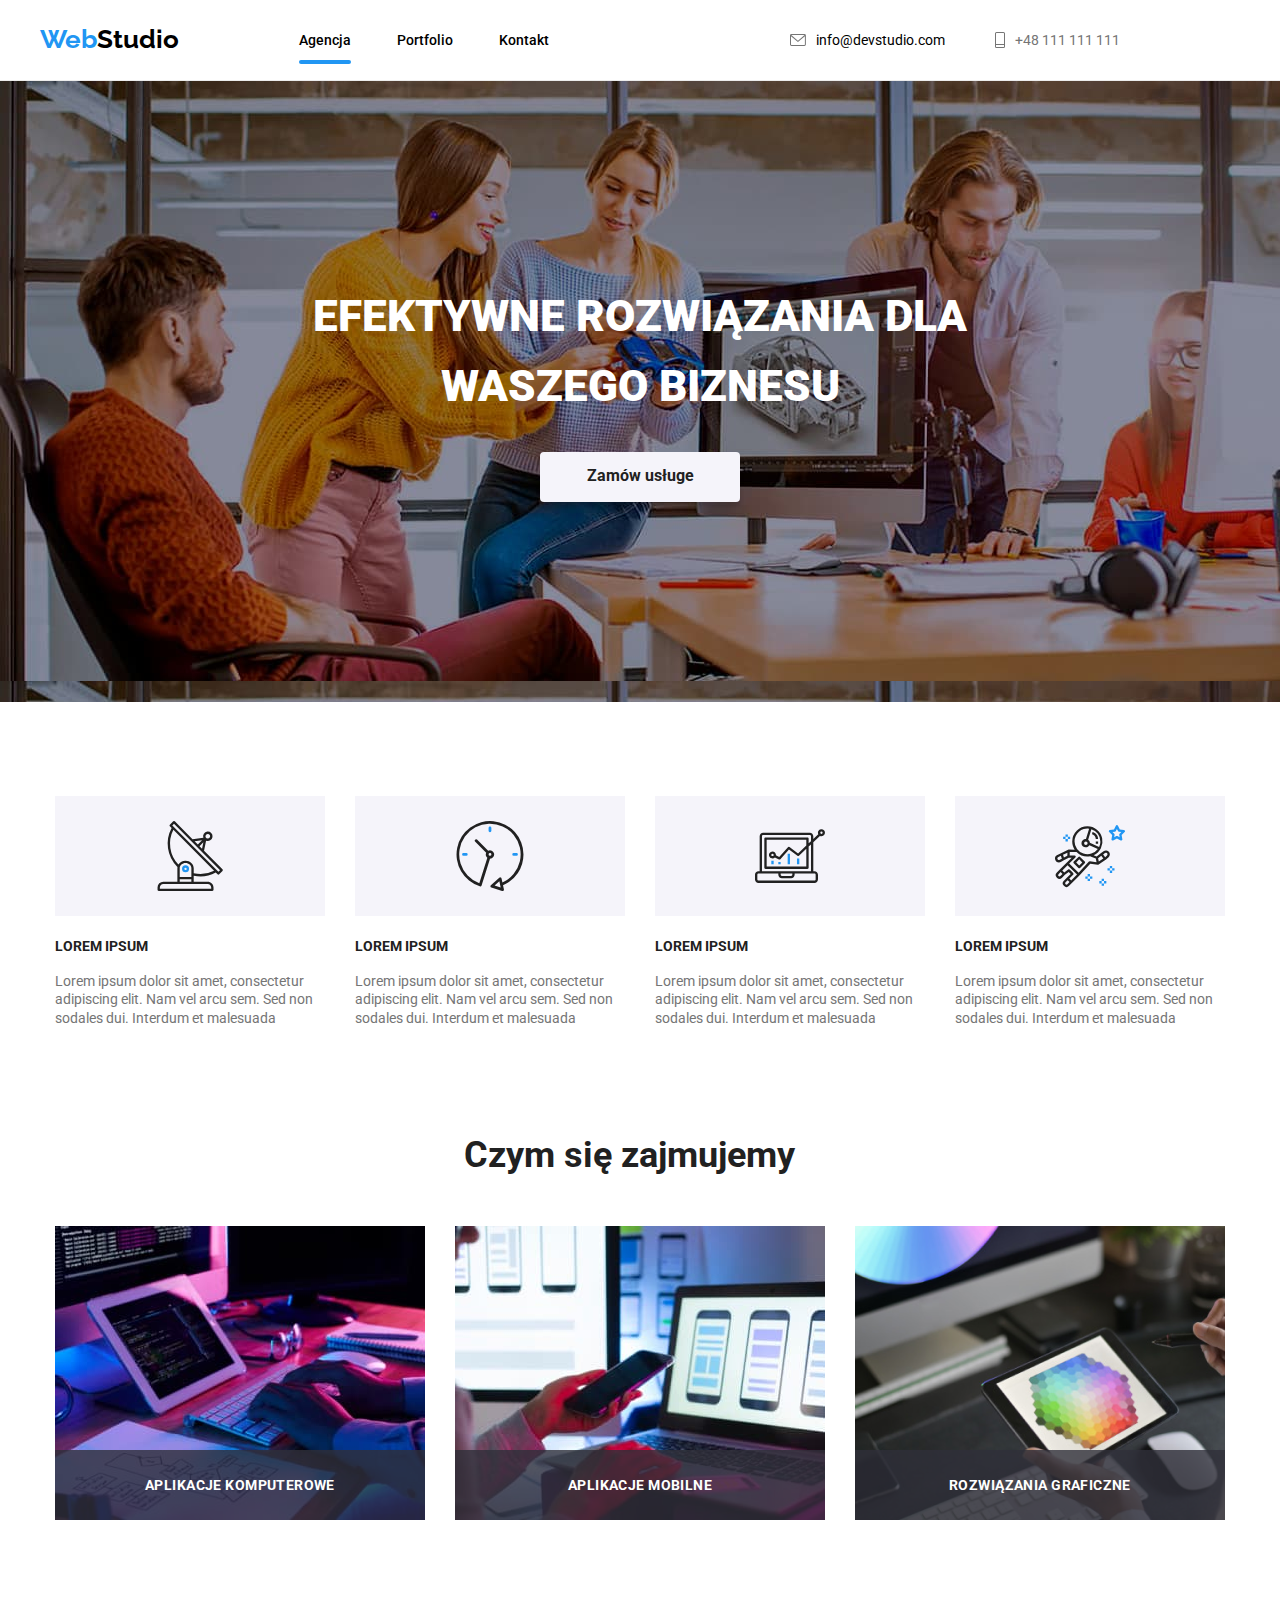
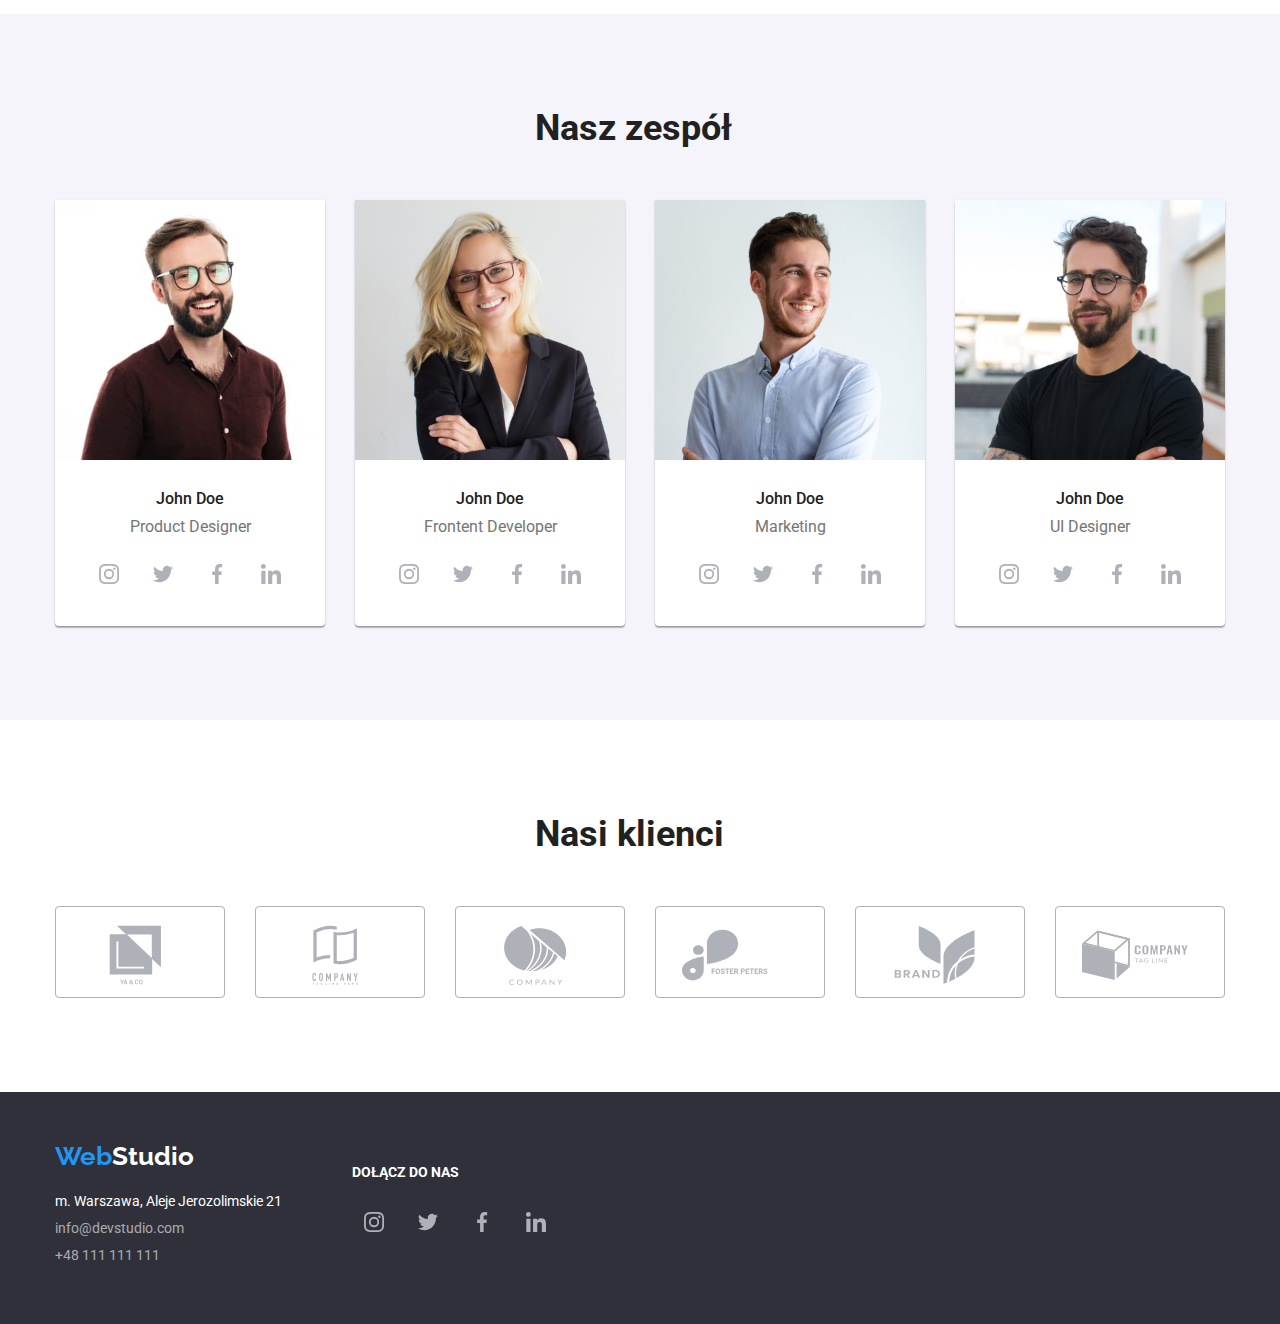
<file: index.html>
<!DOCTYPE html>
<html lang="pl">
  <head>
    <meta charset="UTF-8" />
    <meta http-equiv="X-UA-Compatible" content="IE=edge" />
    <meta name="viewport" content="width=device-width, initial-scale=1.0" />
    <link
      rel="stylesheet"
      href="https://cdnjs.cloudflare.com/ajax/libs/modern-normalize/1.0.0/modern-normalize.min.css"
    />
    <link
      href="https://fonts.googleapis.com/css2?family=Raleway:wght@700&family=Roboto:wght@400;500;700;900&display=swap"
      rel="stylesheet"
    />
    <link rel="stylesheet" href="./css/styles.css" />
    <title>Studio</title>
  </head>
  <body>
    <header>
      <nav class="header-nav container">
        <div class="header-logo">
          <a href="#"><span class="brand-color">Web</span>Studio</a>
        </div>

        <ul class="header-menu">
          <li class="menu-item transion active-bottom">
            <a href="/agencja"><span>Agencja</span></a>
          </li>
          <li class="menu-item transion">
            <a href="portfolio.html">Portfolio</a>
          </li>
          <li class="menu-item transion">
            <a href="/kontakt">Kontakt</a>
          </li>
        </ul>
        <ul class="header-adress">
          <li class="adress-item transion">
            <svg class="icon transion" width="16" height="12">
              <use
                class="icon-active"
                href="./images/icons.svg#icon-mail"
              ></use>
            </svg>
            <a href="mailto:info@devstudio.com"> info@devstudio.com</a>
          </li>
          <li class="adress-item transion">
            <svg class="icon transion" width="10" height="16">
              <use href="./images/icons.svg#icon-smartphone"></use>
            </svg>
            <a class="text-color" href="tel:+48111111111"> +48 111 111 111</a>
          </li>
        </ul>
      </nav>
    </header>
    <main>
      <div class="banner">
        <div class="container">
          <h1 class="banner-titel">
            EFEKTYWNE ROZWIĄZANIA DLA WASZEGO BIZNESU
          </h1>
          <button class="button transion" type="button" data-modal-open>
            Zamów usługe
          </button>
        </div>
      </div>

      <section class="work section">
        <div class="container">
          <ul class="text">
            <li class="text-item">
              <svg class="antenna box" width="70" height="70">
                <use href="./images/icons.svg#icon-antenna"></use>
              </svg>

              <h4>LOREM IPSUM</h4>
              <p class="text-color">
                Lorem ipsum dolor sit amet, consectetur adipiscing elit. Nam vel
                arcu sem. Sed non sodales dui. Interdum et malesuada
              </p>
            </li>
            <li class="text-item">
              <svg class="clock box" width="70" height="70">
                <use href="./images/icons.svg#icon-clock"></use>
              </svg>
              <h4>LOREM IPSUM</h4>
              <p class="text-color">
                Lorem ipsum dolor sit amet, consectetur adipiscing elit. Nam vel
                arcu sem. Sed non sodales dui. Interdum et malesuada
              </p>
            </li>
            <li class="text-item">
              <svg class="diagram box" width="70" height="70">
                <use href="./images/icons.svg#icon-diagram"></use>
              </svg>
              <h4>LOREM IPSUM</h4>
              <p class="text-color">
                Lorem ipsum dolor sit amet, consectetur adipiscing elit. Nam vel
                arcu sem. Sed non sodales dui. Interdum et malesuada
              </p>
            </li>
            <li class="text-item">
              <svg class="astronaut box" width="70" height="70">
                <use href="./images/icons.svg#icon-astronaut"></use>
              </svg>
              <h4>LOREM IPSUM</h4>
              <p class="text-color">
                Lorem ipsum dolor sit amet, consectetur adipiscing elit. Nam vel
                arcu sem. Sed non sodales dui. Interdum et malesuada
              </p>
            </li>
          </ul>
          <h2 class="title-item">Czym się zajmujemy</h2>
          <ul class="worker-cards">
            <li class="cards">
              <div class="thumb">
                <img
                  src="./images/code.jpg"
                  alt="code"
                  width="370"
                  height="294"
                />
                <p class="text-posicion">Aplikacje komputerowe</p>
              </div>
            </li>
            <li class="cards">
              <div class="thumb">
                <img
                  src="./images/mobile.jpg"
                  alt="mobile"
                  width="370"
                  height="294"
                />
                <p class="text-posicion">Aplikacje mobilne</p>
              </div>
            </li>
            <li class="cards">
              <div class="thumb">
                <img
                  src="./images/tablet.png"
                  alt="tablet"
                  width="370"
                  height="294"
                />
                <p class="text-posicion">Rozwiązania graficzne</p>
              </div>
            </li>
          </ul>
        </div>
      </section>
      <section class="team section">
        <div class="container">
          <h2 class="team-title">Nasz zespół</h2>
          <ul class="team-photo">
            <li class="team-cards">
              <div>
                <img
                  class="card-imege gap"
                  src="./images/product-designer.jpg"
                  alt="product designer"
                  width="270"
                  height="260"
                />
                <h4>John Doe</h4>
                <p class="text-color">Product Designer</p>
                <ul class="team-social">
                  <li class="icon-social">
                    <svg class="icon-link" width="20" height="20">
                      <use href="./images/icons.svg#icon-instagram"></use>
                    </svg>
                  </li>
                  <li class="icon-social">
                    <svg class="icon-link" width="20" height="20">
                      <use href="./images/icons.svg#icon-twitter"></use>
                    </svg>
                  </li>
                  <li class="icon-social">
                    <svg class="icon-link" width="20" height="20">
                      <use href="./images/icons.svg#icon-facebook"></use>
                    </svg>
                  </li>
                  <li class="icon-social">
                    <svg class="icon-link" width="20" height="20">
                      <use href="./images/icons.svg#icon-linkedin"></use>
                    </svg>
                  </li>
                </ul>
              </div>
            </li>
            <li class="team-cards">
              <div>
                <img
                  class="card-imege gap"
                  src="./images/frontend-developer.jpg"
                  alt="frontend developer"
                  width="270"
                  height="260"
                />
                <h4>John Doe</h4>
                <p class="text-color">Frontent Developer</p>
                <ul class="team-social">
                  <li class="icon-social">
                    <svg class="icon-link" width="20" height="20">
                      <use href="./images/icons.svg#icon-instagram"></use>
                    </svg>
                  </li>
                  <li class="icon-social">
                    <svg class="icon-link" width="20" height="20">
                      <use href="./images/icons.svg#icon-twitter"></use>
                    </svg>
                  </li>
                  <li class="icon-social">
                    <svg class="icon-link" width="20" height="20">
                      <use href="./images/icons.svg#icon-facebook"></use>
                    </svg>
                  </li>
                  <li class="icon-social">
                    <svg class="icon-link" width="20" height="20">
                      <use href="./images/icons.svg#icon-linkedin"></use>
                    </svg>
                  </li>
                </ul>
              </div>
            </li>
            <li class="team-cards">
              <div>
                <img
                  class="card-imege gap"
                  src="./images/marketing.jpg"
                  alt="market"
                  width="270"
                  height="260"
                />
                <h4>John Doe</h4>
                <p class="text-color">Marketing</p>
                <ul class="team-social">
                  <li class="icon-social">
                    <svg class="icon-link" width="20" height="20">
                      <use href="./images/icons.svg#icon-instagram"></use>
                    </svg>
                  </li>
                  <li class="icon-social">
                    <svg class="icon-link" width="20" height="20">
                      <use href="./images/icons.svg#icon-twitter"></use>
                    </svg>
                  </li>
                  <li class="icon-social">
                    <svg class="icon-link" width="20" height="20">
                      <use href="./images/icons.svg#icon-facebook"></use>
                    </svg>
                  </li>
                  <li class="icon-social">
                    <svg class="icon-link" width="20" height="20">
                      <use href="./images/icons.svg#icon-linkedin"></use>
                    </svg>
                  </li>
                </ul>
              </div>
            </li>
            <li class="team-cards">
              <div>
                <img
                  class="card-imege gap"
                  src="./images/ui-designer.jpg"
                  alt="ui designer"
                  width="270"
                  height="260"
                />
                <h4>John Doe</h4>
                <p class="text-color">UI Designer</p>
                <ul class="team-social">
                  <li class="icon-social">
                    <svg class="icon-link" width="20" height="20">
                      <use href="./images/icons.svg#icon-instagram"></use>
                    </svg>
                  </li>
                  <li class="icon-social">
                    <svg class="icon-link" width="20" height="20">
                      <use href="./images/icons.svg#icon-twitter"></use>
                    </svg>
                  </li>
                  <li class="icon-social">
                    <svg class="icon-link" width="20" height="20">
                      <use href="./images/icons.svg#icon-facebook"></use>
                    </svg>
                  </li>
                  <li class="icon-social">
                    <svg class="icon-link" width="20" height="20">
                      <use href="./images/icons.svg#icon-linkedin"></use>
                    </svg>
                  </li>
                </ul>
              </div>
            </li>
          </ul>
        </div>
      </section>
      <section class="section">
        <div class="container">
          <h2 class="team-title">Nasi klienci</h2>
          <ul class="cline transion">
            <li class="icon-box transion">
              <svg class="icon-work transion" width="106" height="60">
                <use href="./images/icons.svg#icon-union"></use>
              </svg>
            </li>
            <li class="icon-box transion">
              <svg class="icon-work transion" width="106" height="60">
                <use href="./images/icons.svg#icon-group-main"></use>
              </svg>
            </li>
            <li class="icon-box transion">
              <svg class="icon-work transion" width="106" height="60">
                <use href="./images/icons.svg#icon-maine3"></use>
              </svg>
            </li>
            <li class="icon-box transion">
              <svg class="icon-work transion" width="106" height="60">
                <use href="./images/icons.svg#icon-foster"></use>
              </svg>
            </li>
            <li class="icon-box transion">
              <svg class="icon-work transion" width="106" height="60">
                <use href="./images/icons.svg#icon-brand"></use>
              </svg>
            </li>
            <li class="icon-box transion">
              <svg class="icon-work transion" width="106" height="60">
                <use href="./images/icons.svg#icon-company"></use>
              </svg>
            </li>
          </ul>
        </div>
      </section>
    </main>
    <footer class="footer-content">
      <div class="container">
        <div class="content-box">
          <div class="box-logo">
            <div class="footer-logo">
              <a href="/"><span class="brand-color">Web</span>Studio</a>
            </div>
            <address class="footer-adres">
              <span> m. Warszawa, Aleje Jerozolimskie 21</span>
            </address>
            <ul class="contact">
              <li class="mail">
                <a class="kontakt-color" href="mailto:info@devstudio.com"
                  >info@devstudio.com</a
                >
              </li>
              <li class="telefon">
                <a class="kontakt-color" href="tel:+48111111111"
                  >+48 111 111 111</a
                >
              </li>
            </ul>
          </div>
          <div class="footer-icon">
            <h3 class="footer-tittle">Dołącz do nas</h3>
            <ul class="icon-foter">
              <li class="icon-social">
                <svg width="20" height="20">
                  <use href="./images/icons.svg#icon-instagram"></use>
                </svg>
              </li>
              <li class="icon-social">
                <svg width="20" height="20">
                  <use href="./images/icons.svg#icon-twitter"></use>
                </svg>
              </li>
              <li class="icon-social">
                <svg width="20" height="20">
                  <use href="./images/icons.svg#icon-facebook"></use>
                </svg>
              </li>
              <li class="icon-social">
                <svg width="20" height="20">
                  <use href="./images/icons.svg#icon-linkedin"></use>
                </svg>
              </li>
            </ul>
          </div>
        </div>
      </div>
    </footer>

    <div class="backdrop is-hidden" data-modal>
      <div class="modal">
        <button type="button" class="close-btn" data-modal-close="">
          <svg width="11" height="11">
            <use href="./images/icons.svg#icon-vector"></use>
          </svg>
        </button>
      </div>
    </div>
    <script src="./js/modal.js"></script>
  </body>
</html>
</file>
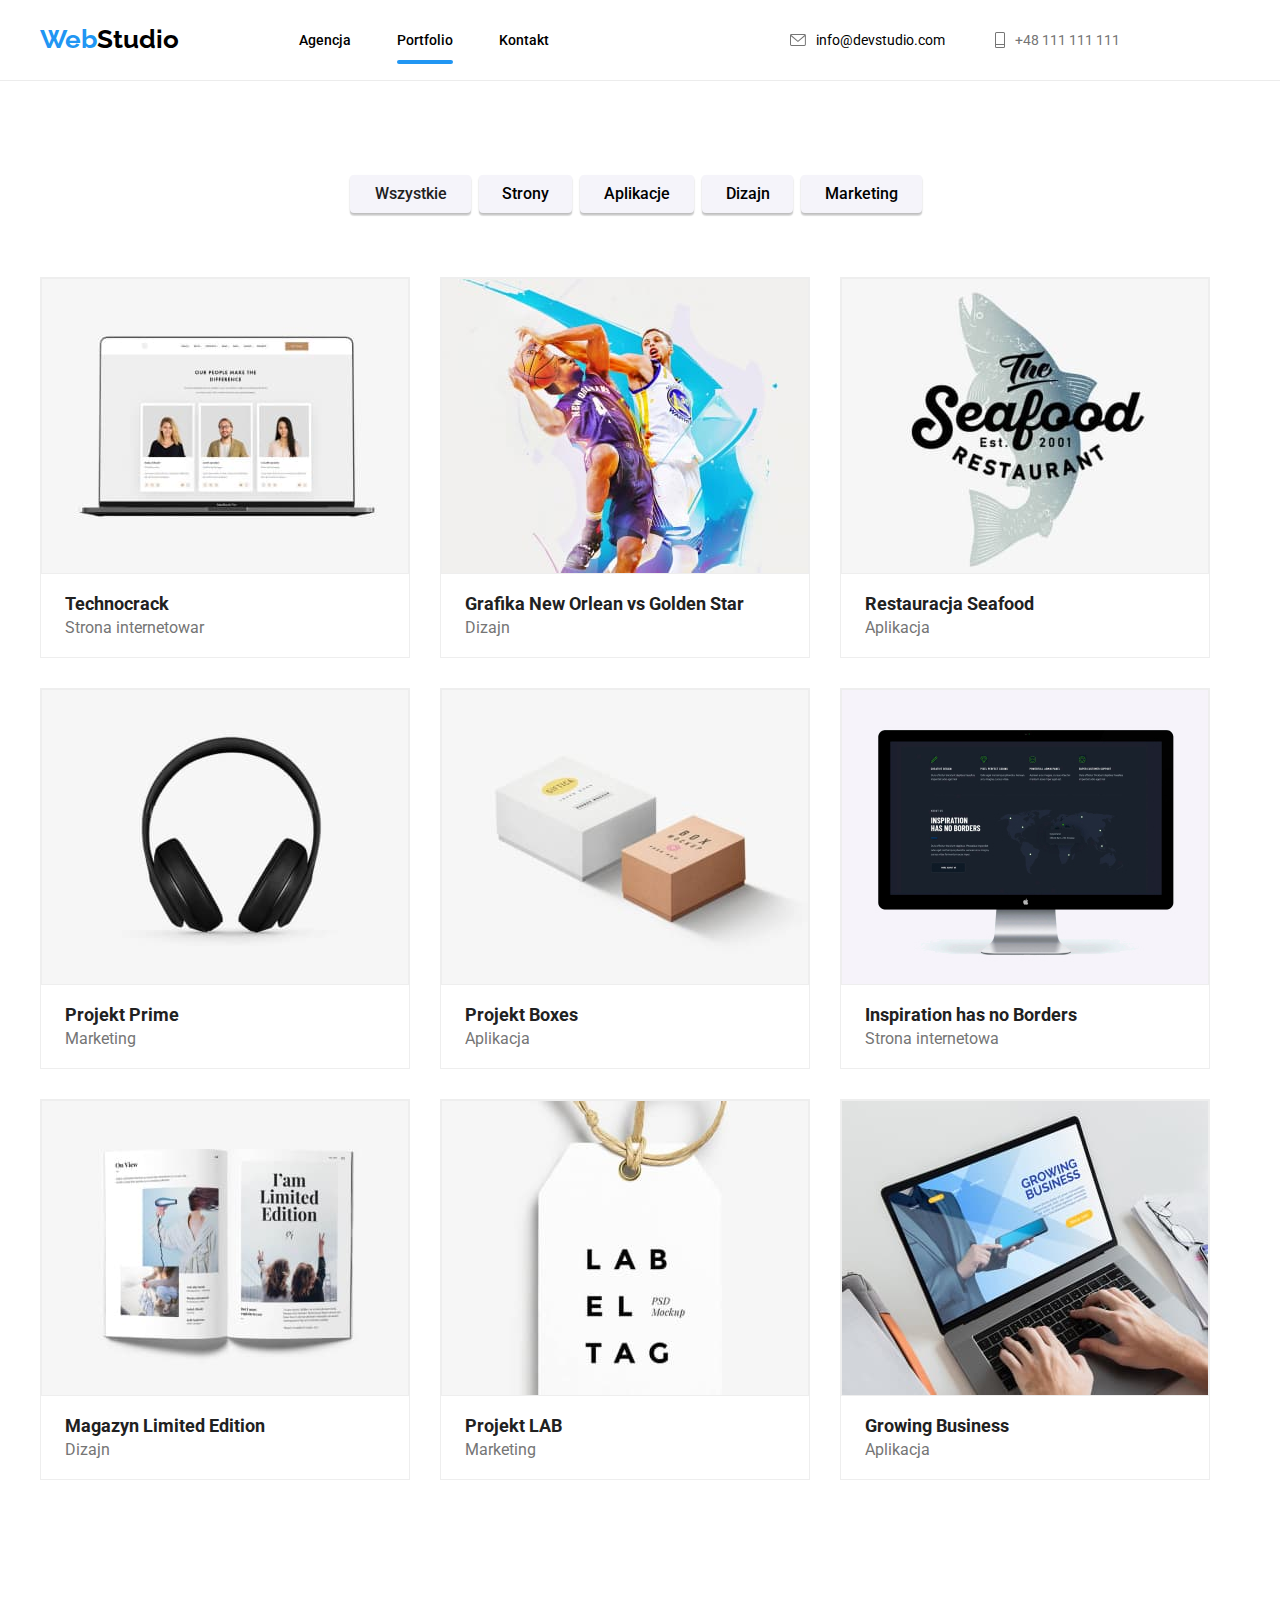
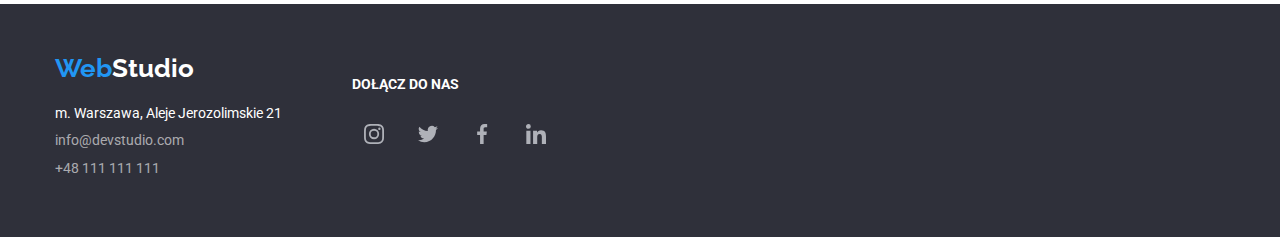
<file: portfolio 12.27.41.html>
<!DOCTYPE html>
<html lang="en">
  <head>
    <meta charset="UTF-8" />
    <meta http-equiv="X-UA-Compatible" content="IE=edge" />
    <meta name="viewport" content="width=device-width, initial-scale=1.0" />
    <link
      rel="stylesheet"
      href="https://cdnjs.cloudflare.com/ajax/libs/modern-normalize/1.0.0/modern-normalize.min.css"
    />
    <link
      href="https://fonts.googleapis.com/css2?family=Raleway:wght@700&family=Roboto:wght@400;500;700;900&display=swap"
      rel="stylesheet"
    />
    <link rel="stylesheet" href="./css/styles.css" />
    <title>Portfolio</title>
  </head>
  <body>
    <header>
      <nav class="header-nav container">
        <div class="header-logo">
          <a href="#"><span class="brand-color">Web</span>Studio</a>
        </div>

        <ul class="header-menu">
          <li class="menu-item">
            <a href="index.html"><span>Agencja</span></a>
          </li>
          <li class="menu-item active-bottom">
            <a href="/portfolio">Portfolio</a>
          </li>
          <li class="menu-item">
            <a href="/kontakt">Kontakt</a>
          </li>
        </ul>
        <ul class="header-adress">
          <li class="adress-item">
            <svg class="icon" width="16" height="12">
              <use
                class="icon-active"
                href="./images/icons.svg#icon-mail"
              ></use>
            </svg>
            <a href="mailto:info@devstudio.com"> info@devstudio.com</a>
          </li>
          <li class="adress-item">
            <svg class="icon" width="10" height="16">
              <use href="./images/icons.svg#icon-smartphone"></use>
            </svg>
            <a class="text-color" href="tel:+48111111111"> +48 111 111 111</a>
          </li>
        </ul>
      </nav>
    </header>
    <main>
      <div class="portfolio-main-block section">
        <div class="container">
          <div>
            <ul class="portfolio-list-button">
              <li class="list-button">
                <button class="portfolio-button button-active" type="button">
                  Wszystkie
                </button>
              </li>
              <li class="list-button">
                <button class="portfolio-button button-pages" type="button">
                  Strony
                </button>
              </li>
              <li class="list-button">
                <button
                  class="portfolio-button button-applicaton"
                  type="button"
                >
                  Aplikacje
                </button>
              </li>
              <li class="list-button">
                <button class="portfolio-button button-designer" type="button">
                  Dizajn
                </button>
              </li>
              <li class="list-button">
                <button class="portfolio-button button-marketing" type="button">
                  Marketing
                </button>
              </li>
            </ul>
          </div>
          <div class="main">
            <ul class="portfolio-main-cards">
              <li class="card">
                <div class="card-border">
                  <img
                    class="card-imege"
                    src="./images/notebook.jpg"
                    alt="strona-internetowa"
                    width="370"
                    height="294"
                  />
                  <p class="card-hidden">
                    Technocrack jest popularną platformą wykorzystywaną do
                    rozpowszechniania koronawirusa. Firmy wykorzystują tę
                    platformę do celów szpiegowskich i ataków na
                    niezabezpieczone serwery konkurencji
                  </p>
                </div>
                <div>
                  <h4>Technocrack</h4>
                  <p class="text-color arm">Strona internetowar</p>
                </div>
              </li>
              <li class="card">
                <div class="card-border">
                  <img
                    class="card-imege"
                    src="./images/basketball.jpg"
                    alt="basketball"
                    width="370"
                    height="294"
                  />
                  <p class="card-hidden">
                    Technocrack jest popularną platformą wykorzystywaną do
                    rozpowszechniania koronawirusa. Firmy wykorzystują tę
                    platformę do celów szpiegowskich i ataków na
                    niezabezpieczone serwery konkurencji
                  </p>
                </div>
                <div>
                  <h4>Grafika New Orlean vs Golden Star</h4>
                  <p class="text-color">Dizajn</p>
                </div>
              </li>
              <li class="card">
                <div class="card-border">
                  <img
                    class="card-imege"
                    src="./images/seafood.jpg"
                    alt="logo-restawracji"
                    width="370"
                    height="294"
                  />
                  <p class="card-hidden">
                    Technocrack jest popularną platformą wykorzystywaną do
                    rozpowszechniania koronawirusa. Firmy wykorzystują tę
                    platformę do celów szpiegowskich i ataków na
                    niezabezpieczone serwery konkurencji
                  </p>
                </div>
                <div>
                  <h4>Restauracja Seafood</h4>
                  <p class="text-color">Aplikacja</p>
                </div>
              </li>

              <li class="card">
                <div class="card-border">
                  <img
                    class="card-imege"
                    src="./images/headset.jpg"
                    alt="sluchawki"
                    width="370"
                    height="294"
                  />
                  <p class="card-hidden">
                    Technocrack jest popularną platformą wykorzystywaną do
                    rozpowszechniania koronawirusa. Firmy wykorzystują tę
                    platformę do celów szpiegowskich i ataków na
                    niezabezpieczone serwery konkurencji
                  </p>
                </div>
                <div>
                  <h4>Projekt Prime</h4>
                  <p class="text-color">Marketing</p>
                </div>
              </li>
              <li class="card">
                <div class="card-border">
                  <img
                    class="card-imege"
                    src="./images/box.jpg"
                    alt="box"
                    width="370"
                    height="294"
                  />
                  <p class="card-hidden">
                    Technocrack jest popularną platformą wykorzystywaną do
                    rozpowszechniania koronawirusa. Firmy wykorzystują tę
                    platformę do celów szpiegowskich i ataków na
                    niezabezpieczone serwery konkurencji
                  </p>
                </div>
                <div>
                  <h4>Projekt Boxes</h4>
                  <p class="text-color">Aplikacja</p>
                </div>
              </li>
              <li class="card">
                <div class="card-border">
                  <img
                    class="card-imege"
                    src="./images/screen.jpg"
                    alt="monitor"
                    width="370"
                    height="294"
                  />
                  <p class="card-hidden">
                    Technocrack jest popularną platformą wykorzystywaną do
                    rozpowszechniania koronawirusa. Firmy wykorzystują tę
                    platformę do celów szpiegowskich i ataków na
                    niezabezpieczone serwery konkurencji
                  </p>
                </div>
                <div>
                  <h4>Inspiration has no Borders</h4>
                  <p class="text-color">Strona internetowa</p>
                </div>
              </li>
              <li class="card">
                <div class="card-border">
                  <img
                    class="card-imege"
                    src="./images/book.jpg"
                    alt="book"
                    width="370"
                    height="294"
                  />
                  <p class="card-hidden">
                    Technocrack jest popularną platformą wykorzystywaną do
                    rozpowszechniania koronawirusa. Firmy wykorzystują tę
                    platformę do celów szpiegowskich i ataków na
                    niezabezpieczone serwery konkurencji
                  </p>
                </div>
                <div>
                  <h4>Magazyn Limited Edition</h4>
                  <p class="text-color">Dizajn</p>
                </div>
              </li>
              <li class="card">
                <div class="card-border">
                  <img
                    class="card-imege"
                    src="./images/project.jpg"
                    alt="project"
                    width="370"
                    height="294"
                  />
                  <p class="card-hidden">
                    Technocrack jest popularną platformą wykorzystywaną do
                    rozpowszechniania koronawirusa. Firmy wykorzystują tę
                    platformę do celów szpiegowskich i ataków na
                    niezabezpieczone serwery konkurencji
                  </p>
                </div>
                <div>
                  <h4>Projekt LAB</h4>
                  <p class="text-color">Marketing</p>
                </div>
              </li>
              <li class="card">
                <div class="card-border">
                  <img
                    class="card-imege"
                    src="./images/work.jpg"
                    alt="work"
                    width="370"
                    height="294"
                  />
                  <p class="card-hidden">
                    Technocrack jest popularną platformą wykorzystywaną do
                    rozpowszechniania koronawirusa. Firmy wykorzystują tę
                    platformę do celów szpiegowskich i ataków na
                    niezabezpieczone serwery konkurencji
                  </p>
                </div>
                <div>
                  <h4>Growing Business</h4>
                  <p class="text-color">Aplikacja</p>
                </div>
              </li>
            </ul>
          </div>
        </div>
      </div>
    </main>
    <footer class="footer-content">
      <div class="container">
        <div class="content-box">
          <div class="box-logo">
            <div class="footer-logo">
              <a href="/"><span class="brand-color">Web</span>Studio</a>
            </div>
            <address class="footer-adres">
              <span> m. Warszawa, Aleje Jerozolimskie 21</span>
            </address>
            <ul class="contact">
              <li class="mail">
                <a class="kontakt-color" href="mailto:info@devstudio.com"
                  >info@devstudio.com</a
                >
              </li>
              <li class="telefon">
                <a class="kontakt-color" href="tel:+48111111111"
                  >+48 111 111 111</a
                >
              </li>
            </ul>
          </div>
          <div class="footer-icon">
            <h3 class="footer-tittle">Dołącz do nas</h3>
            <ul class="icon-foter">
              <li class="icon-social">
                <svg width="20" height="20">
                  <use href="./images/icons.svg#icon-instagram"></use>
                </svg>
              </li>
              <li class="icon-social">
                <svg width="20" height="20">
                  <use href="./images/icons.svg#icon-twitter"></use>
                </svg>
              </li>
              <li class="icon-social">
                <svg width="20" height="20">
                  <use href="./images/icons.svg#icon-facebook"></use>
                </svg>
              </li>
              <li class="icon-social">
                <svg width="20" height="20">
                  <use href="./images/icons.svg#icon-linkedin"></use>
                </svg>
              </li>
            </ul>
          </div>
        </div>
      </div>
    </footer>


    



  </body>
</html>
</file>
<file: css/styles.css>
:root {
  --brand-color: #2196f3;
  --text-color: #757575;
  --kontakt-color: rgba(255, 255, 255, 0.6);
}
.container {
  width: 1200px;
  margin: 0 auto;
}

.brand-color {
  color: var(--brand-color);
}
.text-color {
  color: var(--text-color);
}
body {
  font-family: "Roboto", sans-serif;
  font-size: 14px;
  background-color: #ffffff;
  color: #212121;
  margin: 0 auto;
}
header {
  border-bottom: 1px solid #ececec;
  justify-content: space-between;
}

.header-nav {
  display: flex;
  padding: 18px 0;
  align-items: center;
}
.header-menu {
  display: flex;
  list-style: none;
  padding: 0;
  flex-grow: 2;
}
.header-adress {
  flex-grow: 1;
  display: flex;
  list-style: none;
  padding: 0;
}
.transion {
  transition-duration: 250ms;
  transition-timing-function: cubic-bezier(0.4, 0, 0.2, 1);
}

.header-logo {
  font-family: "Raleway", sans-serif;
  font-size: 26px;
  color: #000000;
  font-weight: 700;
  flex-grow: 1;
}
a {
  text-decoration: none;
  color: black;
  position: relative;
}
.adress-item {
  display: flex;
  align-items: center;
}
.icon {
  fill: #757575;
  margin-right: 10px;
  cursor: pointer;
}
.icon:hover {
  fill: #03a9f4;
}
.menu-item {
  font-style: normal;
  font-weight: 500;
  font-size: 14px;
  color: #212121;
}
.menu-item a:hover {
  color: var(--brand-color);
}

.active-bottom a::after {
  content: "";
  bottom: 0;
  left: 0;
  position: absolute;
  width: 100%;
  height: 4px;
  background-color: #2196f3;
  top: 28px;
  color: #2196f3;
  border-radius: 2px;
}
.adress-item a:hover {
  color: var(--brand-color);
}
.text-color {
  color: var(--text-color);
}
.header-menu .menu-item {
  margin-right: 46px;
}
.menu-item:last-child {
  margin-right: 0;
}
.header-adress .adress-item {
  margin-right: 50px;
}
.header-adress .adress-item:last-child {
  margin-right: 0;
}
.banner {
  display: flex;
  max-width: 1600px;
  margin: 0 auto;
  flex-direction: column;
  align-items: center;
  background-image: url(../images/back-ground.jpg);
  padding-block: 200px;
}
.banner-titel {
  margin-top: 0;
  margin-bottom: 30px;
  padding-inline: 252px;
  font-size: 44px;
  font-weight: 900;
  color: #ffffff;
  text-align: center;
  line-height: 1.6;
}
.button {
  color: #212121;
  background-color: #f5f4fa;
  font-size: 16px;
  font-weight: 700;
  line-height: 1.8;
  cursor: pointer;
  width: 200px;
  height: 50px;
  margin-inline: 500px;
  padding: 0;
  box-shadow: 0px 4px 4px rgba(0, 0, 0, 0.15);
  border-radius: 4px;
  border: none;
}
.button:hover {
  color: #ffffff;
  background-color: var(--brand-color);
  border: none;
}
.work {
  display: flex;
  flex-direction: column;
  background-color: #ffffff;
}

.section {
  padding-block: 94px;
}
.box {
  background-color: #f5f4fa;
  width: 270px;
  height: 120px;
  text-align: center;
  padding-block: 25px;
}
.text {
  display: flex;
  margin-inline: 15px;
  margin-block: 0px 94px;
  padding: 0;
}
.text-item {
  margin-right: 30px;
  text-align: start;
  list-style: none;
}
.text-item:last-child {
  margin-right: 0;
}
.text h4 {
  font-weight: 700;
}
.text p {
  line-height: 1.3;
}

.title-item {
  font-weight: 700;
  font-size: 36px;
  padding-inline: 424px;
  margin-block: 0px 50px;
}
.team li {
  background-color: #ffffff;
}
.worker-cards {
  display: flex;
  margin: 0;
  padding-inline: 15px;
}
.cards {
  list-style: none;
  margin-right: 30px;
  /* position: relative; */
}

.icon-work {
  fill: #afb1b8;
  margin-right: 10px;
  cursor: pointer;
}
.icon-work:hover {
  fill: #03a9f4;
}
.cards:last-child {
  margin-right: 0;
}
.thumb {
  position: relative;
  overflow: hidden;
}
img {
  display: block;
}
.thumb > .text-posicion {
  position: absolute;
  font-size: 14px;
  line-height: 16px;
  letter-spacing: 0.03em;
  text-align: center;
  padding-block: 27px;
  color: #ffffff;
  background: rgba(47, 48, 58, 0.8);
  bottom: 0;
  margin: 0;
  width: 370px;
  height: 70px;
  text-transform: uppercase;
  font-weight: 700;
  position: absolute;
}

.cline {
  display: flex;
  list-style: none;
  padding-inline: 15px;
  margin: 0;
}
.cline li {
  margin-right: 30px;
}
.icon-box {
  border: 1px solid #afb1b8;
  border-radius: 4px;
  text-align: center;
  padding-top: 18px;
  width: 170px;
  height: 92px;
}
.icon-box:hover {
  border: 1px solid #2196f3;
}
.cline li:last-child {
  margin-right: 0;
}
.team {
  display: flex;
  background-color: #f5f4fa;
  flex-direction: column;
}
.team-photo {
  display: flex;
  padding-inline: 15px;
}
.team-title {
  padding-inline: 495px;
  margin-block: 0px 50px;
  font-style: normal;
  font-weight: 700;
  font-size: 36px;
  color: #212121;
}
.team-photo {
  margin-block: 0;
}
.team-cards {
  list-style: none;
  margin-block: 0px;
  margin-right: 30px;
  max-width: 270px;
  box-shadow: 0px 1px 3px rgba(0, 0, 0, 0.12), 0px 1px 1px rgba(0, 0, 0, 0.14),
    0px 2px 1px rgba(0, 0, 0, 0.2);
  border-radius: 0px 0px 4px 4px;
}
.team-cards:last-child {
  margin-right: 0;
}
.team-social {
  padding-inline: 32px;
  display: flex;
  padding-bottom: 30px;
}
.icon-social {
  fill: #afb1b8;
  cursor: pointer;
  width: 44px;
  height: 44px;
  text-align: center;
  padding: 12px;
  animation-name: ikonTeam;
}
.icon-social:hover {
  fill: #ffffff;
  cursor: pointer;
  background-color: var(--brand-color);
  border-radius: 30px;
}
.team-social li {
  list-style: none;
  margin-right: 10px;
}
.team-social li:last-child {
  margin-right: 0px;
}

.card-image {
  max-width: 100%;
  height: auto;
}
.card-image.gap {
  display: block;
}

.team h4 {
  font-weight: 500;
  font-size: 16px;
  text-align: center;
  padding-block: 30px 0px;
  margin-top: 0;
  margin-bottom: 10px;
}
.team p {
  font-size: 16px;
  text-align: center;
  margin: 0;
  margin-bottom: 16px;
}
footer a {
  text-decoration: none;
  color: #ffffff;
}

footer {
  background-color: #2f303a;
  color: #ffffff;
}
.content-box {
  display: flex;
}
.footer-logo {
  font-family: "Raleway", sans-serif;
  font-size: 26px;
  font-weight: 700;
  padding-top: 50px;
  padding-left: 15px;
  margin-bottom: 20px;
}
.footer-adres {
  line-height: 1.3;
  font-style: normal;
  padding-left: 15px;
  margin-bottom: 9px;
}
.box-logo {
  margin-right: 70px;
}
.footer-icon {
  padding-top: 72px;
  display: flex;
  flex-direction: column;
}
.footer-icon li {
  list-style: none;
  margin-right: 10px;
  animation-name: ikonTeam;
}

.footer-icon li:last-child {
  margin-right: 0;
}
.footer-tittle {
  margin-top: 0;
  margin-bottom: 20px;
  font-weight: 700;
  font-size: 14px;
  line-height: 16px;
  text-transform: uppercase;
}

.kontakt-color {
  color: var(--kontakt-color);
}
.icon-foter {
  display: flex;
  padding: 0;
  margin: 0;
}
.contact {
  list-style: none;
  line-height: 1.3;
  padding: 0;
  margin-block: 0px;
}
.mail {
  margin-bottom: 9px;
  padding-left: 15px;
}
.telefon {
  padding-bottom: 60px;
  padding-left: 15px;
}
.portfolio-main-block {
  background-color: #ffffff;
  display: flex;
  flex-direction: column;
}
.portfolio-list-button {
  display: flex;
  justify-content: center;
  list-style: none;
  padding-left: 310px;
  padding-right: 318px;
  margin-block: 0px 34px;
}
.list-button {
  background-color: #ffffff;
  margin-right: 8px;
}
.list-button:last-child {
  margin-right: 0;
}
.list-button:hover {
  color: var(--brand-color);
}
.portfolio-button {
  border: none;
  box-shadow: 0px 3px 1px rgba(0, 0, 0, 0.1), 0px 1px 2px rgba(0, 0, 0, 0.08),
    0px 2px 2px rgba(0, 0, 0, 0.12);
  border-radius: 4px;
}
.button-active {
  color: #212121;
  background-color: #f5f4fa;
  font-size: 16px;
  font-weight: 500;
  cursor: pointer;
  width: 121px;
  height: 38px;
}
.portfolio-button:hover {
  color: #ffffff;
  background-color: var(--brand-color);
}
.button-pages {
  width: 93px;
  height: 38px;
  background-color: #f5f4fa;
  font-size: 16px;
  font-weight: 500;
  cursor: pointer;
}
.button-applicaton {
  width: 114px;
  height: 38px;
  font-size: 16px;
  font-weight: 500;
  background-color: #f5f4fa;
  cursor: pointer;
}
.button-designer {
  width: 91px;
  height: 38px;
  font-size: 16px;
  font-weight: 500;
  background-color: #f5f4fa;
  cursor: pointer;
}
.button-marketing {
  width: 121px;
  height: 38px;
  font-size: 16px;
  font-weight: 500;
  background-color: #f5f4fa;
  cursor: pointer;
}

.portfolio-main-cards {
  display: flex;
  flex-wrap: wrap;
  gap: 30px;
  padding-block: 30px;
  padding-inline: 0;
  margin: 0;
}
.card {
  list-style: none;
  max-width: 370px;
  background-color: #ffffff;
  border: 1px solid #eeeeee;
}
.card-border {
  position: relative;
  overflow: hidden;
}
.card-hidden {
  position: absolute;
  width: 100%;
  height: 100%;
  top: 0;
  left: 0;
  background-color: rgba(33, 150, 243, 0.9);
  transform: translateY(100%);
  font-weight: 400;
  font-size: 18px;
  line-height: 28px;
  letter-spacing: 0.03em;
  color: #ffffff;
  transition: 0.5s;
}

.card:hover {
  box-shadow: 0px 1px 1px rgba(0, 0, 0, 0.12), 0px 4px 4px rgba(0, 0, 0, 0.06),
    1px 4px 6px rgba(0, 0, 0, 0.16);
}
.card:hover .card-hidden {
  transform: translateY(0);
  padding-block: 49px;
  padding-inline: 24px 45px;
}
.portfolio-main-block h4 {
  margin: 20px 24px 4px;
  font-weight: 700;
  font-size: 18px;
  padding-block: 20px 0px;
  padding-inline: 24px;
  margin-block: 0px 4px;
  margin-inline: 0px;
}
.portfolio-main-block p {
  font-size: 16px;
  margin: 4px 24px 20px;
  padding-block: 0px 20px;
  padding-inline: 24px;
  margin-block: 0px;
  margin-inline: 0px;
}
.card-border {
  border: 1px solid #eeeeee;
  cursor: pointer;
}

@keyframes ikonTeam {
  0% {
    background-color: var(--brand-color);
    animation-duration: 250ms;
    animation-timing-function: cubic-bezier(0.4, 0, 0.2, 1);
  }
  50% {
    background-color: var(--brand-color);
    animation-duration: 250ms;
    animation-timing-function: cubic-bezier(0.4, 0, 0.2, 1);
  }
  100% {
    background-color: var(--brand-color);
    animation-duration: 250ms;
    animation-timing-function: cubic-bezier(0.4, 0, 0.2, 1);
  }
}

/* ---okno modalne--- */

.backdrop {
  position: fixed;
  left: 0;
  top: 0;
  width: 100%;
  height: 100%;
  background-color: rgba(0, 0, 0, 0.2);
  transition: transform 0.25s;
}
.modal {
  position: absolute;
  top: 50%;
  left: 50%;
  transform: translate(-50%, -50%);
  width: 528px;
  min-height: 581px;
  background-color: #ffffff;
  box-shadow: 0px 1px 3px rgba(0, 0, 0, 0.12), 0px 1px 1px rgba(0, 0, 0, 0.14),
    0px 2px 1px rgba(0, 0, 0, 0.2);
}
.close-btn {
  position: absolute;
  width: 30px;
  height: 30px;
  right: 8px;
  top: 8px;
  cursor: pointer;
  background: #ffffff;
  border: 1px solid rgba(0, 0, 0, 0.1);
  border-radius: 50%;
}
.is-hidden {
  opacity: 0;
  visibility: hidden;
  pointer-events: none;
  transform: translateY(-100%);
}
</file>
